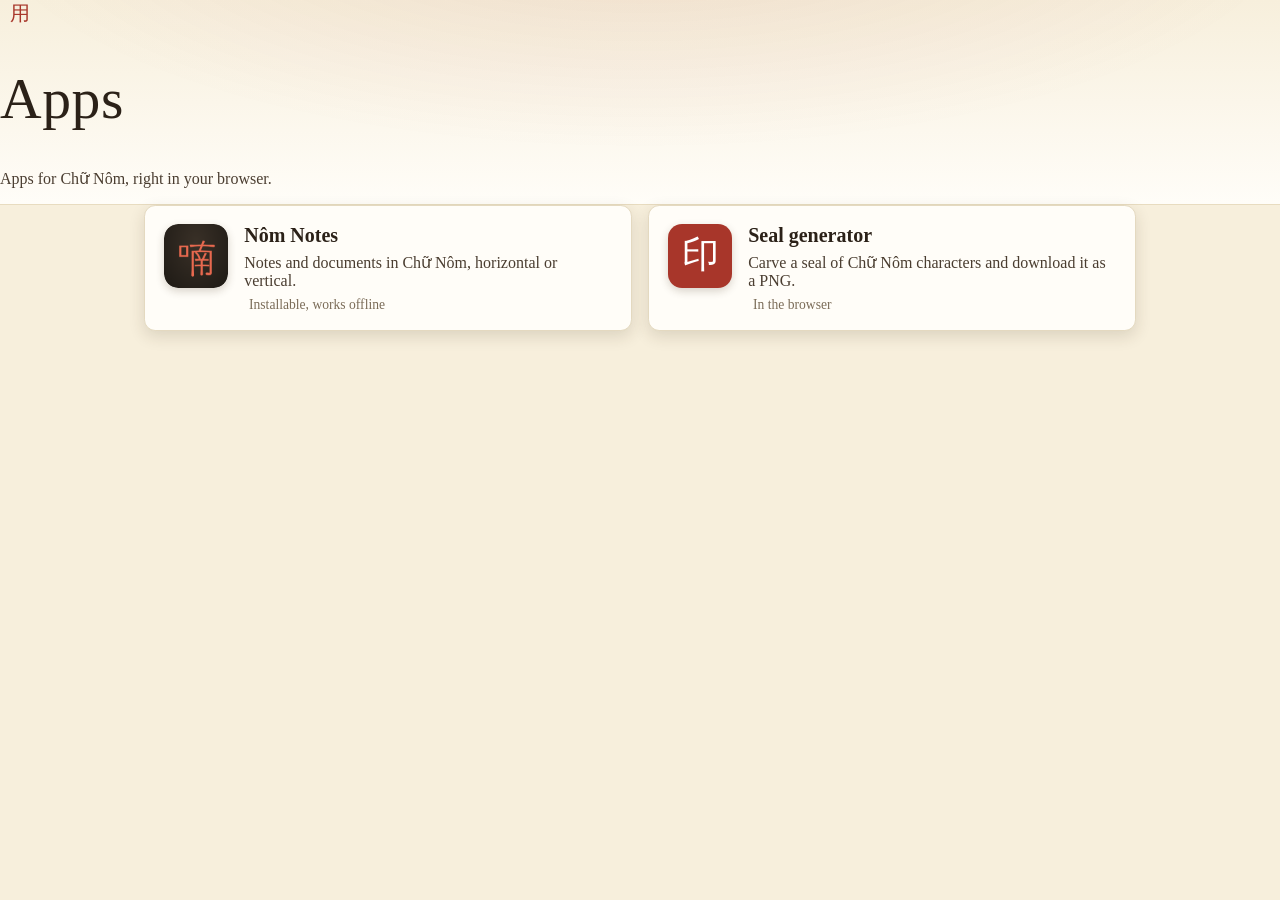
<file: docs/index.html>
<!DOCTYPE html>
<html lang="en">
<head>
  <meta charset="UTF-8">
  <meta name="viewport" content="width=device-width, initial-scale=1.0">
  <meta name="robots" content="noindex">
  <title>Apps | Chunom.org</title>
  <meta name="description" content="The apps of chunom.org: Nôm Notes and the seal generator.">
  <link rel="icon" href="notes/icons/icon-192.png">
  <link rel="stylesheet" href="https://qatt.org/vendor/bootstrap/css/bootstrap.min.css">
  <link rel="stylesheet" href="https://qatt.org/css/site.css">
  <link rel="stylesheet" href="https://qatt.org/vendor/bootstrap-icons/bootstrap-icons.min.css">
  <script src="https://qatt.org/js/navigation.js"></script>
  <!--
    The overview of the apps of chunom.org/apps/. Every app has a folder of its own:
      <app>/index.html is the app itself (a web tool with the look of the site, or a PWA with its manifest and service worker),
      <app>/about.html its page of information (linked without .html: <app>/about); a download: the link goes to the file itself
  -->
  <style>
    :root { --ink: #2b2118; --accent: #a8362a; --paper: #f7efdc; --line: #e4d9c0; --muted: #7b6c58; }
    body { margin: 0; background: var(--paper); color: var(--ink); }
    .hero {
      background:
        radial-gradient(60rem 22rem at 50% -6rem, rgba(168, 54, 42, .10), transparent 70%),
        linear-gradient(180deg, var(--paper) 0%, #fffdf8 100%);
      border-bottom: 1px solid #e8dcc0;
      color: var(--ink);
    }
    .hero h1 { font-family: Georgia, "Times New Roman", serif; font-weight: 400; font-size: clamp(2.2rem, 7vw, 3.6rem); letter-spacing: .01em; }
    .hero .han { color: var(--accent); font-size: 1.25rem; letter-spacing: .5em; padding-left: .5em; }
    .hero .lead { max-width: 38rem; color: #4a3d30; }
    main { max-width: 62rem; margin: 0 auto; padding: 0 1rem 3rem; }
    .apps { display: grid; grid-template-columns: repeat(auto-fit, minmax(17rem, 1fr)); gap: 1rem; margin: 0; padding: 0; list-style: none; }
    .app { position: relative; display: grid; grid-template-columns: 4rem 1fr; gap: .4rem 1rem; align-items: start; padding: 1.1rem 1.2rem;
      background: #fffdf8; border: 1px solid var(--line); border-radius: .7rem; box-shadow: 0 .35rem 1rem rgba(60, 40, 20, .14); }
    .app .icon { grid-row: span 3; width: 4rem; height: 4rem; border-radius: 22%; box-shadow: 0 .2rem .5rem rgba(60, 40, 20, .2); }
    .app .glyph { display: grid; place-items: center; background: var(--accent); color: #fff; font-family: var(--font-cjk), serif; font-size: 2.3rem; line-height: 1; }
    .app h2 { font-size: 1.25rem; margin: 0; }
    .app h2 a { color: inherit; text-decoration: none; }
    .app h2 a::after { content: ""; position: absolute; inset: 0; }   /* the whole card is the link */
    .app p { margin: 0; color: #4a3d30; }
    .app .kind { font-size: .85rem; color: var(--muted); }
    .app .kind i { margin-right: .3rem; }
    .app:hover { border-color: #d4c3a0; }
  </style>
</head>
<body>
<header class="hero pt-4 pt-sm-5 pb-4 mb-4">
  <div class="container text-center">
    <div class="han mb-2">用</div>
    <h1 class="mb-3">Apps</h1>
    <p class="lead mx-auto mb-0" data-vi="Các ứng dụng cho chữ Nôm, dùng ngay trong trình duyệt.">Apps for Chữ Nôm, right in your browser.</p>
  </div>
</header>
<main>
  <ul class="apps">
    <li class="app">
      <img class="icon" src="notes/icons/icon-192.png" width="64" height="64" alt="">
      <h2><a href="notes/about">Nôm Notes</a></h2>
      <p data-vi="Ghi chú và tài liệu bằng chữ Nôm, theo hàng ngang hoặc cột dọc.">Notes and documents in Chữ Nôm, horizontal or vertical.</p>
      <span class="kind"><i class="bi bi-download"></i><span data-vi="Cài được, chạy khi không có mạng">Installable, works offline</span></span>
    </li>
    <li class="app">
      <span class="icon glyph" aria-hidden="true">印</span>
      <h2><a href="seals/about" data-vi="Tạo con dấu">Seal generator</a></h2>
      <p data-vi="Khắc chữ Nôm thành con dấu và tải về dạng PNG.">Carve a seal of Chữ Nôm characters and download it as a PNG.</p>
      <span class="kind"><i class="bi bi-globe2"></i><span data-vi="Trong trình duyệt">In the browser</span></span>
    </li>
  </ul>
</main>
</body>
</html>
</file>
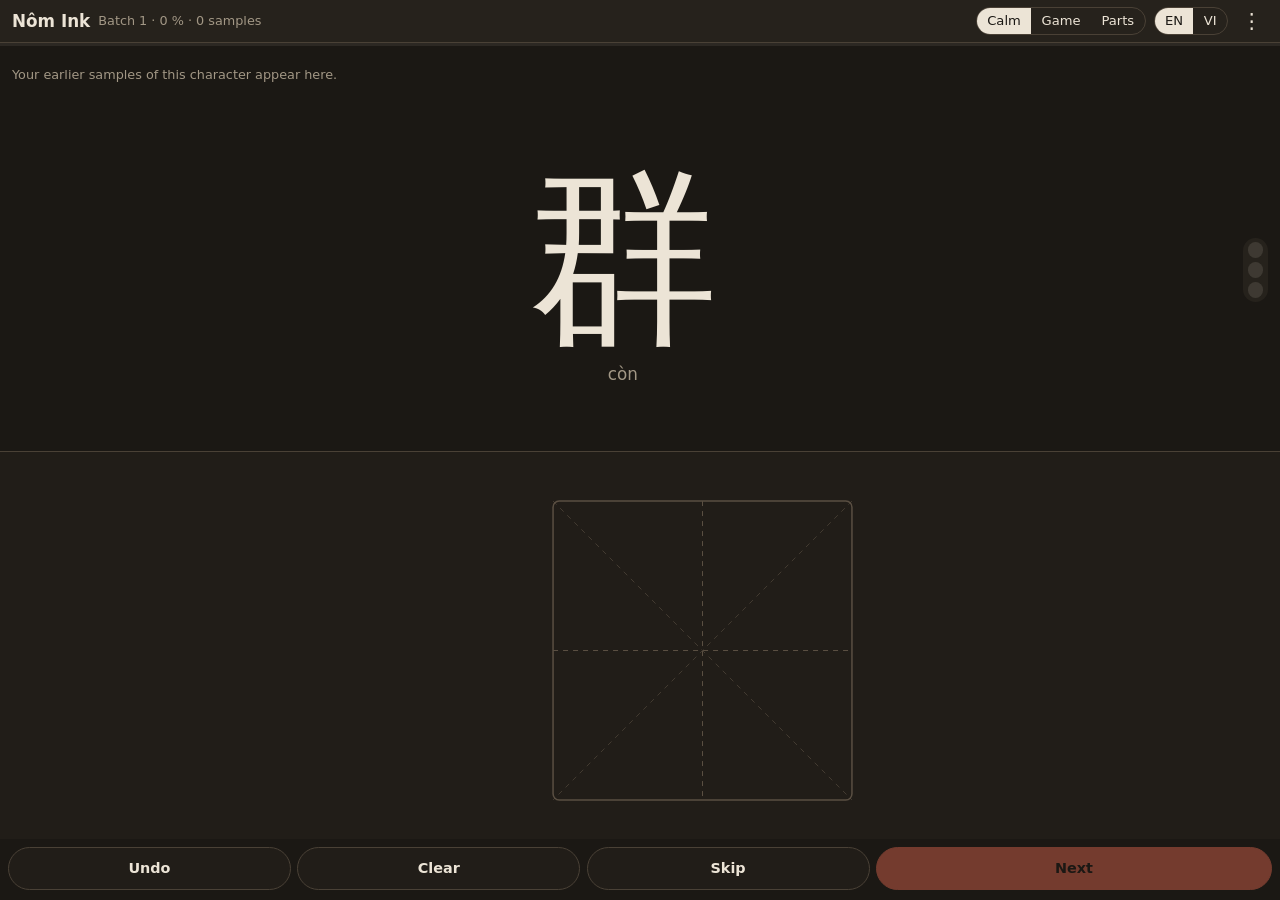
<file: docs/ink/index.html>
<!DOCTYPE html>
<html lang="en">
<head>
  <meta charset="utf-8">
  <title>Nôm Ink</title>
  <meta name="viewport" content="width=device-width, initial-scale=1, maximum-scale=1, user-scalable=no, viewport-fit=cover">
  <meta name="robots" content="noindex">
  <meta name="theme-color" content="#1b1814">
  <meta name="description" content="Write Chữ Nôm by hand: a collection of handwriting, kept on this device.">
  <link rel="manifest" href="manifest.webmanifest">
  <link rel="apple-touch-icon" href="icons/icon-192.png">
  <link rel="icon" href="icons/icon-192.png">
  <link rel="stylesheet" href="css/app.css">
  <script src="js/lang.js"></script>
  <script src="https://qatt.org/js/fonts.js"></script>
  <script src="js/shape.js"></script>
  <script src="js/db.js"></script>
  <script src="js/app.js" defer></script>
</head>
<body data-mode="calm">
  <header class="bar">
    <h1 class="title">Nôm Ink</h1>
    <span class="stats" id="stats"></span>
    <span class="seg" id="mode" role="group" aria-label="Mode" data-vi-aria-label="Chế độ">
      <button type="button" data-mode="calm"><span data-vi="Thong thả">Calm</span></button><button type="button" data-mode="game"><span data-vi="Trò chơi">Game</span></button><button type="button" data-mode="parts"><span data-vi="Bộ phận">Parts</span></button>
    </span>
    <span class="seg lang" id="lang" role="group" aria-label="Language" data-vi-aria-label="Ngôn ngữ"><button type="button" data-lang="en" lang="en">EN</button><button type="button" data-lang="vi" lang="vi">VI</button></span>
    <button type="button" class="icon" id="menu-btn" aria-label="Menu" data-vi-aria-label="Menu" aria-haspopup="true" aria-expanded="false">⋮</button>
    <div class="menu" id="menu" hidden>
      <button type="button" id="batch-btn">Batch…</button>
      <button type="button" id="export"><span data-vi="Xuất các mẫu (JSON)">Export the samples (JSON)</span></button>
      <button type="button" id="delete-chars">Delete the characters of batch…</button>
      <button type="button" id="delete-parts"><span data-vi="Xoá tất cả bộ phận và nét…">Delete all parts and strokes…</span></button>
      <a href="about"><span data-vi="Giới thiệu">About</span></a>
    </div>
  </header>
  <div class="goal" id="goal" role="progressbar" aria-label="Progress of the collection" data-vi-aria-label="Tiến độ bộ sưu tập"><i></i></div>

  <section class="prompt" id="prompt">
    <div class="thumbs" id="thumbs" aria-label="Your earlier samples" data-vi-aria-label="Các mẫu trước của bạn"></div>
    <div class="ask">
      <div class="glyph-well" id="well"><span class="glyph" id="glyph" lang="zh-Hant"></span></div>
      <div class="reading" id="reading"></div>
      <div class="game-line" id="game-line"></div>
    </div>
    <div class="light" id="light" aria-label="Traffic light" data-vi-aria-label="Đèn tín hiệu"><i class="red"></i><i class="yellow"></i><i class="green"></i></div>
    <div class="timer" id="timer"><i></i></div>
  </section>

  <section class="stage" id="stage">
    <div class="auto" id="auto" hidden><i></i></div>
    <div class="field" id="field"><svg viewBox="0 0 100 100" preserveAspectRatio="none" aria-hidden="true"><rect x="1" y="1" width="98" height="98" rx="2" class="edge"/><path d="M50 1V99M1 50H99" class="cross"/><path d="M1 1L99 99M99 1L1 99" class="diag"/></svg><div class="region" id="region" hidden></div></div>
    <canvas id="canvas"></canvas>
  </section>

  <footer class="tools">
    <button type="button" class="tool" id="undo"><span data-vi="Xoá nét">Undo</span></button>
    <button type="button" class="tool" id="clear"><span data-vi="Xoá hết">Clear</span></button>
    <button type="button" class="tool calm-only" id="skip"><span data-vi="Bỏ qua">Skip</span></button>
    <button type="button" class="tool main" id="next"><span data-vi="Tiếp">Next</span></button>
  </footer>

  <div class="toast" id="toast" hidden><span id="toast-text"></span><button type="button" id="toast-undo"><span data-vi="Hoàn tác">Undo</span></button></div>

  <div class="overlay" id="overlay" hidden>
    <div class="card" id="card"></div>
  </div>
</body>
</html>
</file>
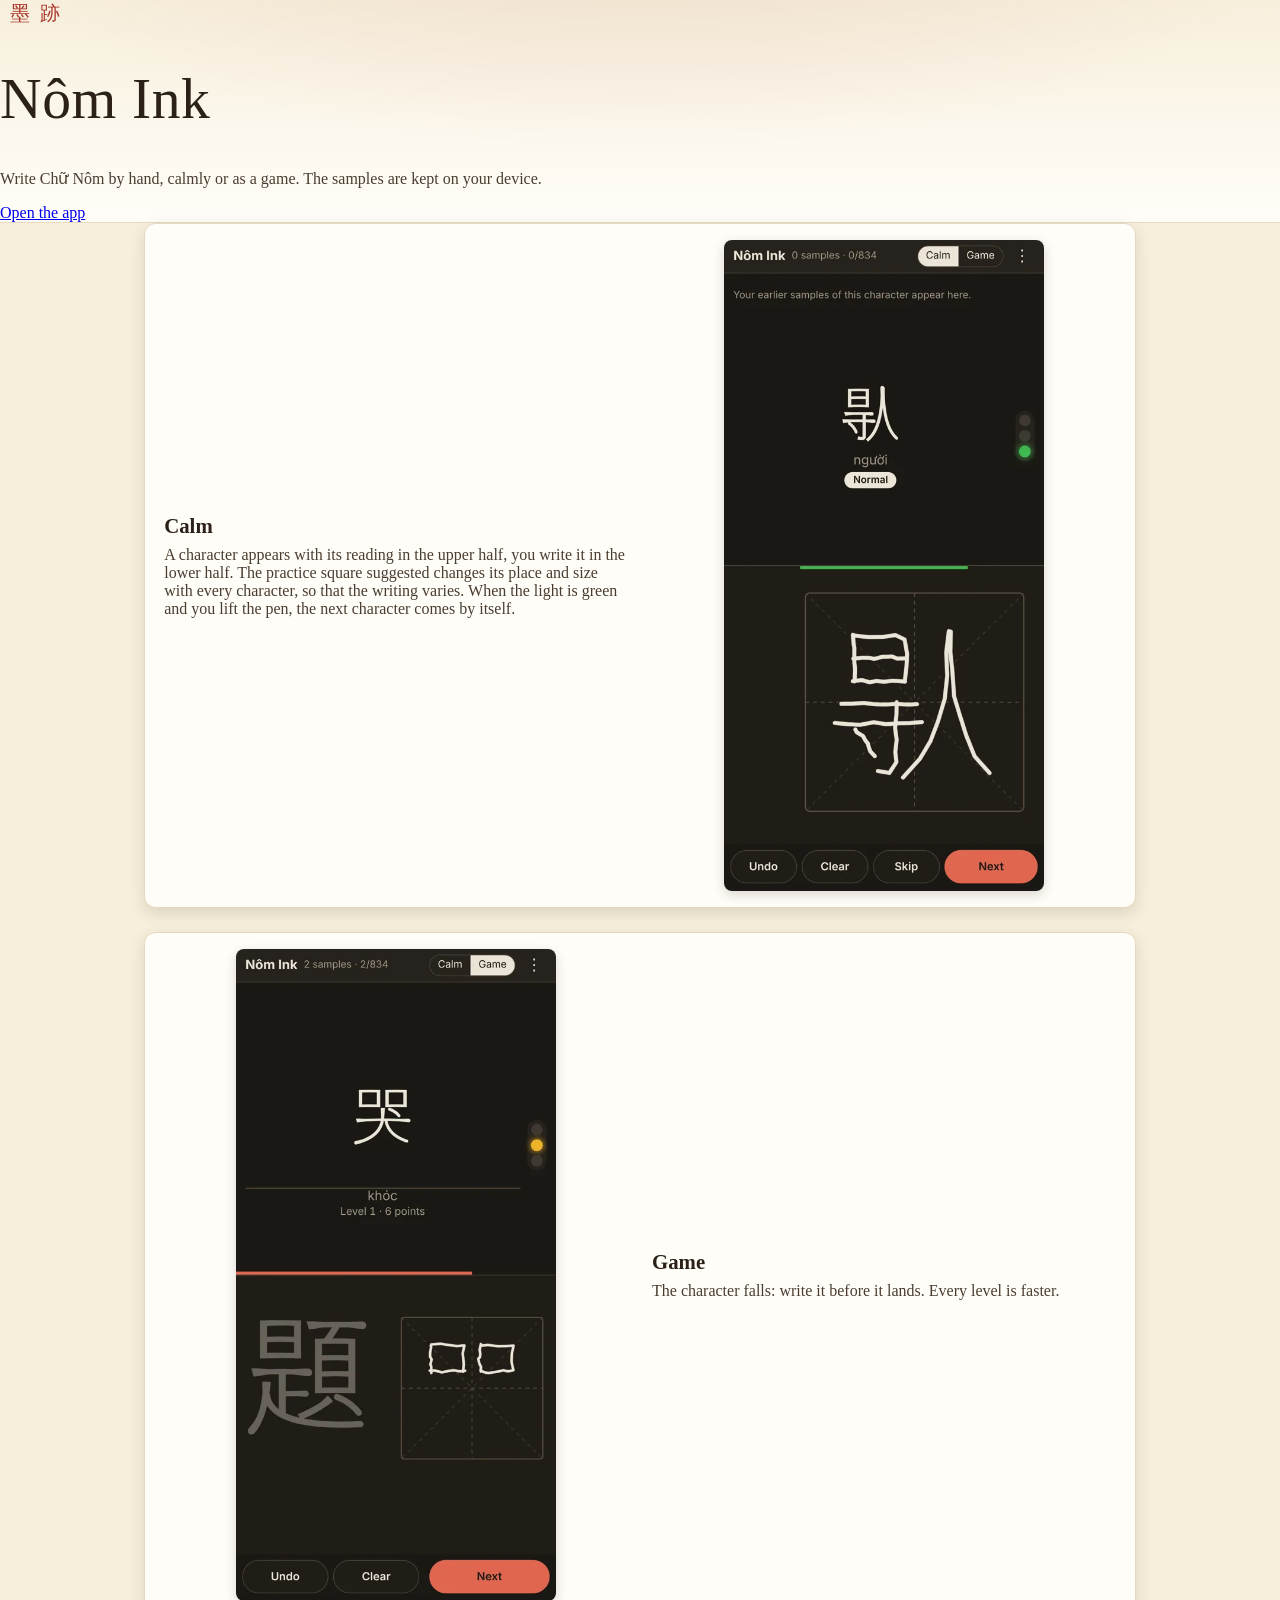
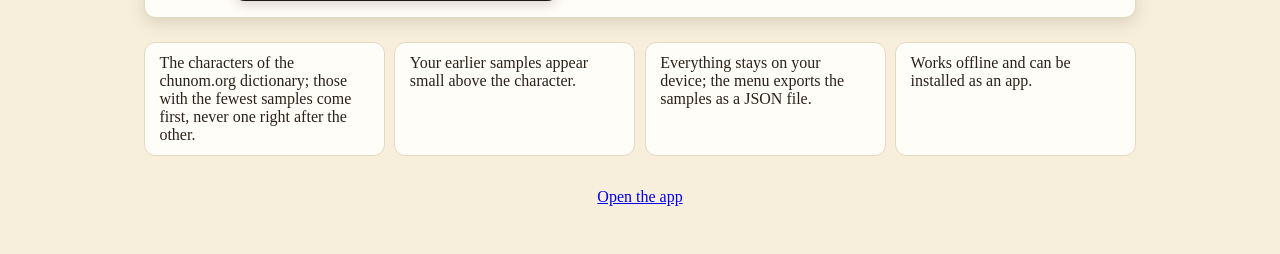
<file: docs/ink/about.html>
<!DOCTYPE html>
<html lang="en">
<head>
  <meta charset="UTF-8">
  <meta name="viewport" content="width=device-width, initial-scale=1.0">
  <meta name="robots" content="noindex">
  <title>Nôm Ink | Chunom.org</title>
  <meta name="description" content="Write Chữ Nôm by hand, calmly or as a game: a collection of handwriting, kept on your device.">
  <link rel="stylesheet" href="https://qatt.org/vendor/bootstrap/css/bootstrap.min.css">
  <link rel="stylesheet" href="https://qatt.org/css/site.css">
  <link rel="stylesheet" href="https://qatt.org/vendor/bootstrap-icons/bootstrap-icons.min.css">
  <script src="https://qatt.org/js/navigation.js"></script>
  <style>
    :root { --ink: #2b2118; --accent: #a8362a; --paper: #f7efdc; --line: #e4d9c0; --muted: #7b6c58; }
    body { margin: 0; background: var(--paper); color: var(--ink); }
    .hero {
      background:
        radial-gradient(60rem 22rem at 50% -6rem, rgba(168, 54, 42, .10), transparent 70%),
        linear-gradient(180deg, var(--paper) 0%, #fffdf8 100%);
      border-bottom: 1px solid #e8dcc0;
      color: var(--ink);
    }
    .hero h1 { font-family: Georgia, "Times New Roman", serif; font-weight: 400; font-size: clamp(2.2rem, 7vw, 3.6rem); letter-spacing: .01em; }
    .hero .han { color: var(--accent); font-size: 1.25rem; letter-spacing: .5em; padding-left: .5em; }
    .hero .lead { max-width: 38rem; color: #4a3d30; }
    main { max-width: 62rem; margin: 0 auto; padding: 0 1rem 3rem; }
    .feature { display: grid; grid-template-columns: 1fr; gap: 1rem; align-items: center; margin: 0 0 1.5rem; padding: 1rem 1.2rem; background: #fffdf8; border: 1px solid var(--line); border-radius: .7rem; box-shadow: 0 .35rem 1rem rgba(60, 40, 20, .14); }
    .feature h2 { font-size: 1.3rem; margin: 0 0 .5rem; }
    .feature p { margin: 0; color: #4a3d30; }
    .feature img { display: block; width: 100%; max-width: 20rem; margin: 0 auto; height: auto; border-radius: 8px; box-shadow: 0 .25rem .7rem rgba(60, 40, 20, .18); }
    @media (min-width: 768px) {
      .feature { grid-template-columns: 1fr 1fr; gap: 1.5rem; }
      .feature.flip img { order: -1; }
    }
    .more { margin: 0 0 1.5rem; padding: 0; list-style: none; display: grid; grid-template-columns: repeat(auto-fit, minmax(15rem, 1fr)); gap: .6rem; }
    .more li { padding: .7rem .9rem; background: #fffdf8; border: 1px solid var(--line); border-radius: .7rem; }
    .cta { text-align: center; margin-top: 2rem; }
  </style>
</head>
<body>
<header class="hero pt-4 pt-sm-5 pb-4 mb-4">
  <div class="container text-center">
    <div class="han mb-2">墨跡</div>
    <h1 class="mb-3">Nôm Ink</h1>
    <p class="lead mx-auto mb-4" data-vi="Viết chữ Nôm bằng tay, thong thả hoặc như một trò chơi. Các mẫu được lưu trên thiết bị của bạn.">Write Chữ Nôm by hand, calmly or as a game. The samples are kept on your device.</p>
    <a class="btn btn-cinnabar btn-pill btn-lg" href="./" data-stat="app_start:ink"><i class="bi bi-box-arrow-up-right"></i> <span data-vi="Mở ứng dụng">Open the app</span></a>
  </div>
</header>
<main>
  <section class="feature">
    <div>
      <h2 data-vi="Thong thả">Calm</h2>
      <p data-vi="Một chữ hiện lên với cách đọc ở nửa trên, bạn viết nó ở nửa dưới. Ô tập viết gợi ý đổi chỗ và kích thước với mỗi chữ, để nét viết đa dạng. Khi đèn xanh và bạn nhấc bút, chữ tiếp theo tự đến.">A character appears with its reading in the upper half, you write it in the lower half. The practice square suggested changes its place and size with every character, so that the writing varies. When the light is green and you lift the pen, the next character comes by itself.</p>
    </div>
    <img src="../img/ink-calm.webp" width="540" height="1099" alt="Nôm Ink: the character 𠊛 above, written by hand in the field below, the light green" loading="lazy">
  </section>
  <section class="feature flip">
    <div>
      <h2 data-vi="Trò chơi">Game</h2>
      <p data-vi="Chữ rơi xuống: hãy viết xong trước khi nó chạm đáy. Mỗi cấp nhanh hơn.">The character falls: write it before it lands. Every level is faster.</p>
    </div>
    <img src="../img/ink-game.webp" width="540" height="1099" alt="Nôm Ink in the game: a falling character, the time bar and the score" loading="lazy">
  </section>
  <ul class="more">
    <li data-vi="Các chữ của từ điển chunom.org; chữ có ít mẫu nhất đến trước, không bao giờ liên tiếp.">The characters of the chunom.org dictionary; those with the fewest samples come first, never one right after the other.</li>
    <li data-vi="Các mẫu trước của bạn hiện nhỏ phía trên chữ.">Your earlier samples appear small above the character.</li>
    <li data-vi="Mọi thứ ở lại trên thiết bị; menu xuất các mẫu thành một tệp JSON.">Everything stays on your device; the menu exports the samples as a JSON file.</li>
    <li data-vi="Dùng được không cần mạng, cài như một ứng dụng.">Works offline and can be installed as an app.</li>
  </ul>
  <div class="cta">
    <a class="btn btn-cinnabar btn-pill btn-lg" href="./" data-stat="app_start:ink"><i class="bi bi-box-arrow-up-right"></i> <span data-vi="Mở ứng dụng">Open the app</span></a>
  </div>
</main>
</body>
</html>
</file>
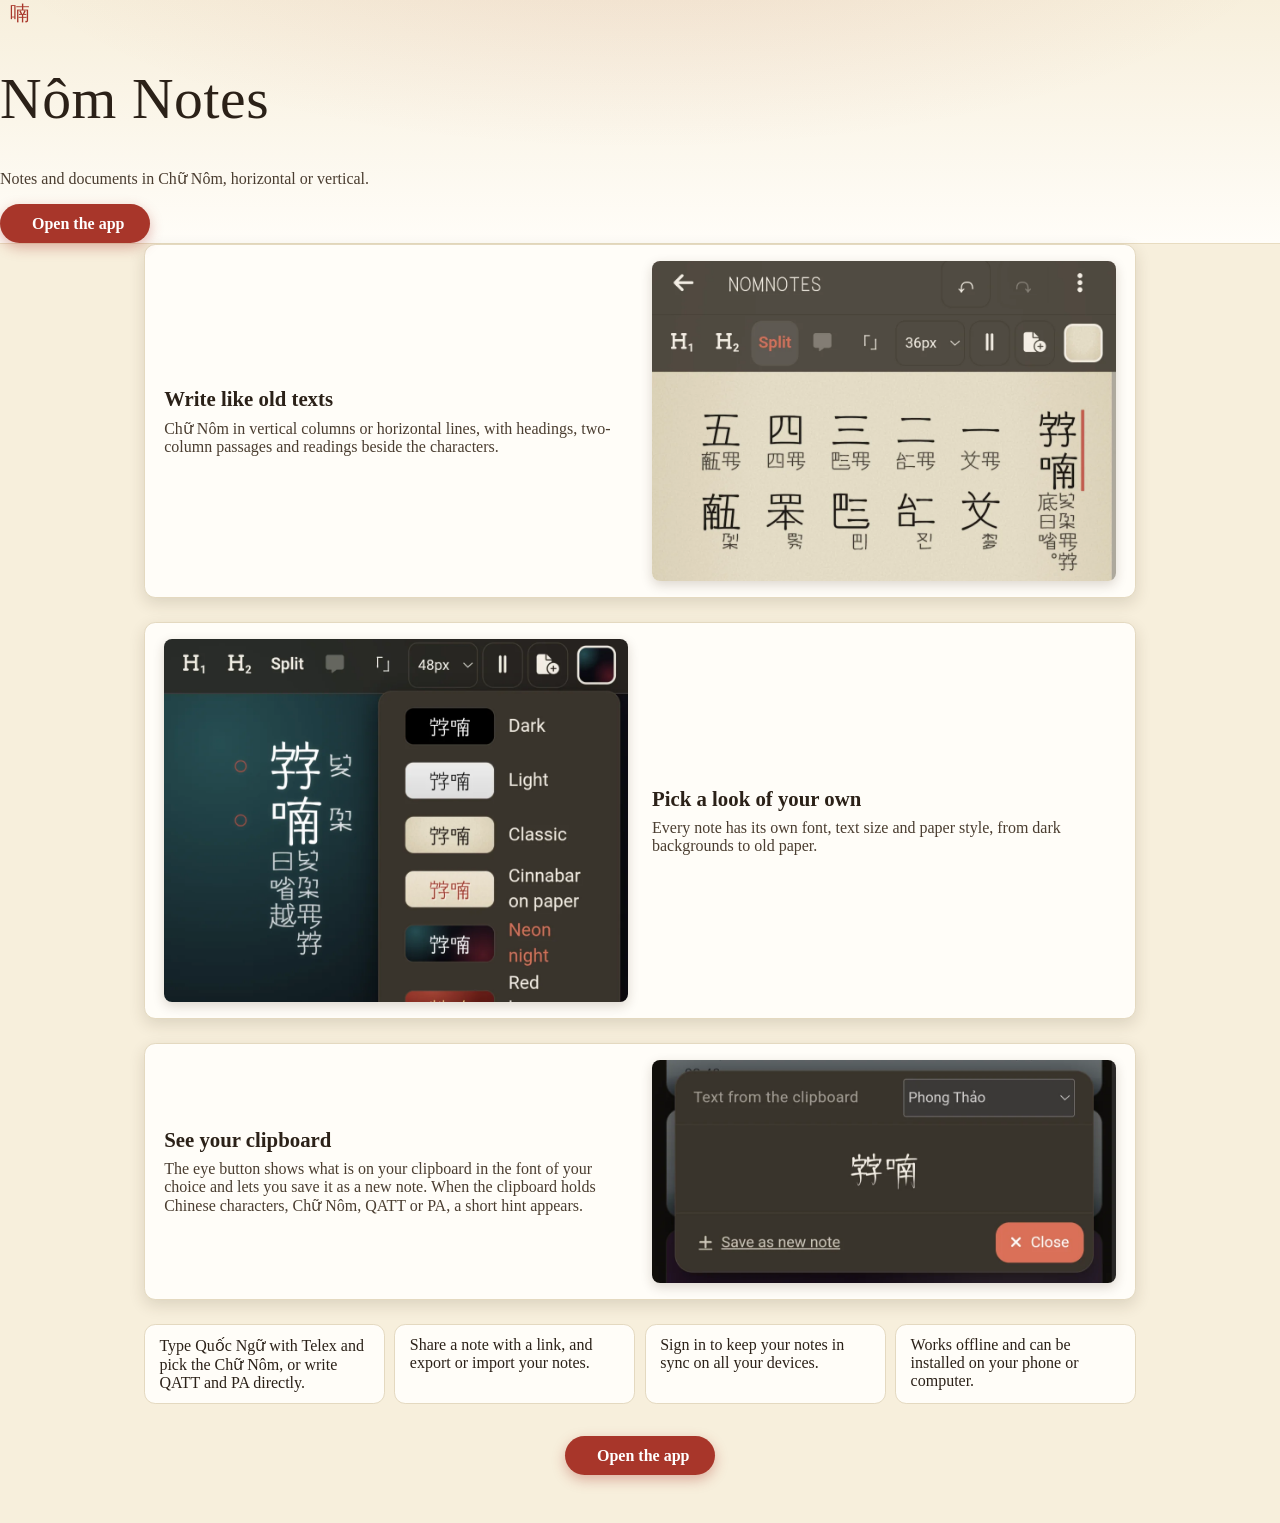
<file: docs/notes/about.html>
<!DOCTYPE html>
<html lang="en">
<head>
  <meta charset="UTF-8">
  <meta name="viewport" content="width=device-width, initial-scale=1.0">
  <meta name="robots" content="noindex">
  <title>Nôm Notes</title>
  <meta name="description" content="Notes and documents in Chữ Nôm, horizontal or vertical, with readings, fonts and paper styles.">
  <link rel="icon" href="icons/icon-192.png">
  <link rel="stylesheet" href="https://qatt.org/vendor/bootstrap/css/bootstrap.min.css">
  <link rel="stylesheet" href="https://qatt.org/css/site.css">
  <link rel="stylesheet" href="https://qatt.org/vendor/bootstrap-icons/bootstrap-icons.min.css">
  <script src="https://qatt.org/js/navigation.js"></script>
  <style>
    :root { --ink: #2b2118; --accent: #a8362a; --paper: #f7efdc; --line: #e4d9c0; --muted: #7b6c58; }
    body { margin: 0; background: var(--paper); color: var(--ink); }
    .hero {
      background:
        radial-gradient(60rem 22rem at 50% -6rem, rgba(168, 54, 42, .10), transparent 70%),
        linear-gradient(180deg, var(--paper) 0%, #fffdf8 100%);
      border-bottom: 1px solid #e8dcc0;
      color: var(--ink);
    }
    .hero h1 { font-family: Georgia, "Times New Roman", serif; font-weight: 400; font-size: clamp(2.2rem, 7vw, 3.6rem); letter-spacing: .01em; }
    .hero .han { color: var(--accent); font-size: 1.25rem; letter-spacing: .5em; padding-left: .5em; }
    .hero .lead { max-width: 38rem; color: #4a3d30; }
    main { max-width: 62rem; margin: 0 auto; padding: 0 1rem 3rem; }
    .feature { display: grid; grid-template-columns: 1fr; gap: 1rem; align-items: center; margin: 0 0 1.5rem; padding: 1rem 1.2rem; background: #fffdf8; border: 1px solid var(--line); border-radius: .7rem; box-shadow: 0 .35rem 1rem rgba(60, 40, 20, .14); }
    .feature h2 { font-size: 1.3rem; margin: 0 0 .5rem; }
    .feature p { margin: 0; color: #4a3d30; }
    .feature img { display: block; width: 100%; height: auto; border-radius: 8px; box-shadow: 0 .25rem .7rem rgba(60, 40, 20, .18); }
    @media (min-width: 768px) {
      .feature { grid-template-columns: 1fr 1fr; gap: 1.5rem; }
      .feature.flip img { order: -1; }
    }
    .more { margin: 0 0 1.5rem; padding: 0; list-style: none; display: grid; grid-template-columns: repeat(auto-fit, minmax(15rem, 1fr)); gap: .6rem; }
    .more li { padding: .7rem .9rem; background: #fffdf8; border: 1px solid var(--line); border-radius: .7rem; }
    .cta { text-align: center; margin-top: 2rem; }
    .open-app { display: inline-flex; align-items: center; gap: .4rem; padding: .65rem 1.6rem; border-radius: 999px; background: var(--accent); color: #fff; font-weight: 600; text-decoration: none; box-shadow: 0 .3rem .8rem rgba(168, 54, 42, .35); }
    .open-app:hover { background: #8f2d22; color: #fff; }
  </style>
</head>
<body>
<header class="hero pt-4 pt-sm-5 pb-4 mb-4">
  <div class="container text-center">
    <div class="han mb-2">喃</div>
    <h1 class="mb-3">Nôm Notes</h1>
    <p class="lead mx-auto mb-4" data-vi="Ghi chú và tài liệu bằng chữ Nôm, theo hàng ngang hoặc cột dọc.">Notes and documents in Chữ Nôm, horizontal or vertical.</p>
    <a class="open-app" href="./" data-stat="app_start:nom-notes"><i class="bi bi-box-arrow-up-right"></i> <span data-vi="Mở ứng dụng">Open the app</span></a>
  </div>
</header>
<main>
  <section class="feature">
    <div>
      <h2 data-vi="Viết như các văn bản xưa">Write like old texts</h2>
      <p data-vi="Chữ Nôm theo cột dọc hoặc hàng ngang, với tiêu đề, đoạn hai cột và phần đọc đặt bên cạnh chữ.">Chữ Nôm in vertical columns or horizontal lines, with headings, two-column passages and readings beside the characters.</p>
    </div>
    <img src="../img/nom-notes-editor.webp" width="1080" height="746" alt="Chữ Nôm in vertical columns with readings beside the characters" loading="lazy">
  </section>
  <section class="feature flip">
    <div>
      <h2 data-vi="Chọn phong cách của riêng bạn">Pick a look of your own</h2>
      <p data-vi="Mỗi ghi chú có phông chữ, cỡ chữ và kiểu giấy riêng, từ nền tối đến giấy cổ.">Every note has its own font, text size and paper style, from dark backgrounds to old paper.</p>
    </div>
    <img src="../img/nom-notes-styles.webp" width="1080" height="844" alt="The palette of paper styles" loading="lazy">
  </section>
  <section class="feature">
    <div>
      <h2 data-vi="Xem bộ nhớ tạm">See your clipboard</h2>
      <p data-vi="Nút hình con mắt hiển thị nội dung bộ nhớ tạm bằng phông chữ bạn chọn và cho phép lưu thành ghi chú mới. Khi bộ nhớ tạm có chữ Hán, chữ Nôm, QATT hoặc PA, một gợi ý ngắn sẽ hiện ra.">The eye button shows what is on your clipboard in the font of your choice and lets you save it as a new note. When the clipboard holds Chinese characters, Chữ Nôm, QATT or PA, a short hint appears.</p>
    </div>
    <img src="../img/nom-notes-clipboard.webp" width="1080" height="520" alt="The clipboard viewer with a font menu" loading="lazy">
  </section>
  <ul class="more">
    <li data-vi="Gõ Quốc Ngữ bằng Telex và chọn chữ Nôm, hoặc viết thẳng bằng QATT và PA.">Type Quốc Ngữ with Telex and pick the Chữ Nôm, or write QATT and PA directly.</li>
    <li data-vi="Chia sẻ ghi chú bằng liên kết, xuất và nhập ghi chú.">Share a note with a link, and export or import your notes.</li>
    <li data-vi="Đăng nhập để đồng bộ trên mọi thiết bị.">Sign in to keep your notes in sync on all your devices.</li>
    <li data-vi="Chạy được khi không có mạng và cài được lên điện thoại hoặc máy tính.">Works offline and can be installed on your phone or computer.</li>
  </ul>
  <div class="cta">
    <a class="open-app" href="./" data-stat="app_start:nom-notes"><i class="bi bi-box-arrow-up-right"></i> <span data-vi="Mở ứng dụng">Open the app</span></a>
  </div>
</main>
</body>
</html>
</file>
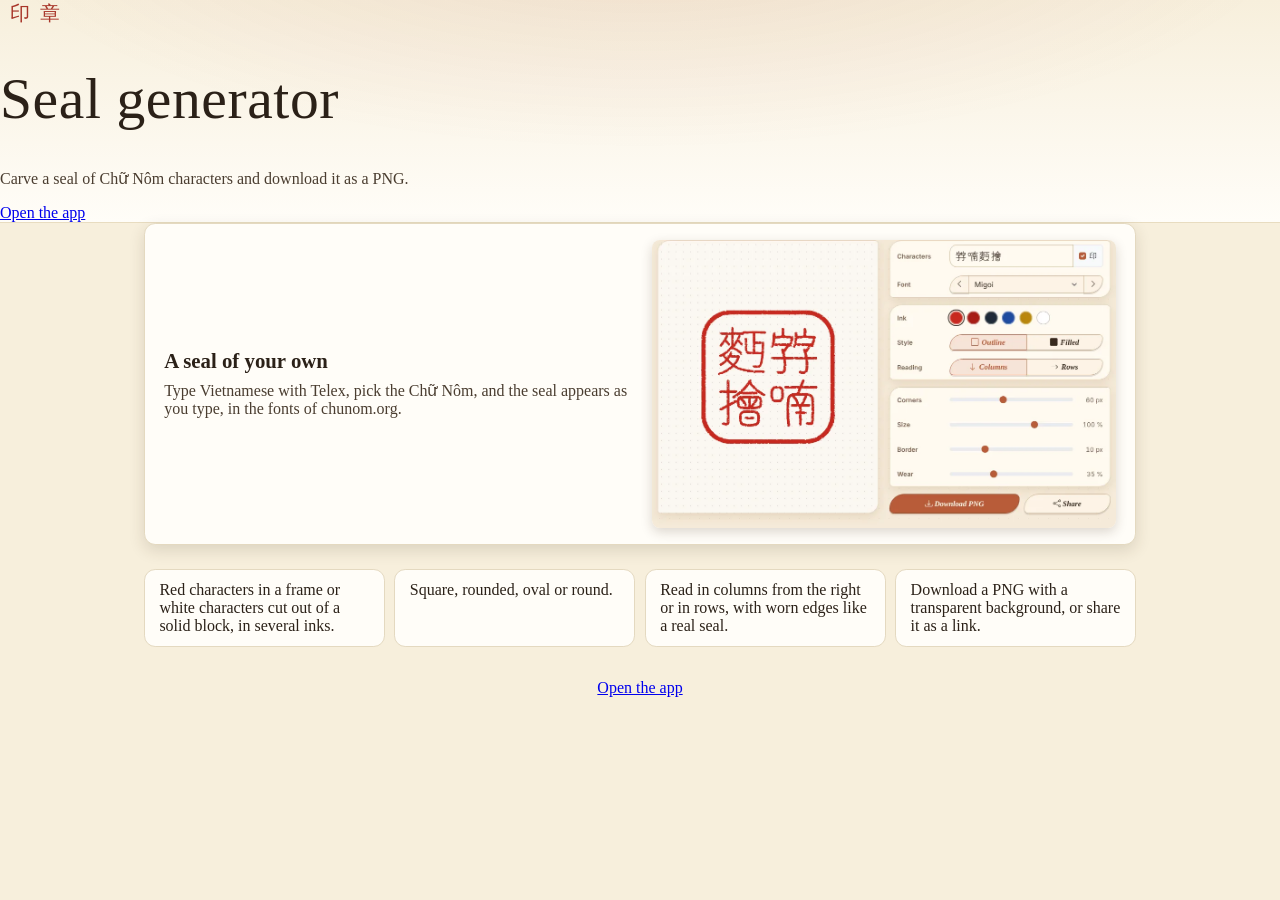
<file: docs/seals/about.html>
<!DOCTYPE html>
<html lang="en">
<head>
  <meta charset="UTF-8">
  <meta name="viewport" content="width=device-width, initial-scale=1.0">
  <meta name="robots" content="noindex">
  <title>Seal generator | Chunom.org</title>
  <meta name="description" content="Make a seal (印章) of Chữ Nôm characters in the fonts of chunom.org and download it as a PNG.">
  <link rel="stylesheet" href="https://qatt.org/vendor/bootstrap/css/bootstrap.min.css">
  <link rel="stylesheet" href="https://qatt.org/css/site.css">
  <link rel="stylesheet" href="https://qatt.org/vendor/bootstrap-icons/bootstrap-icons.min.css">
  <script src="https://qatt.org/js/navigation.js"></script>
  <style>
    :root { --ink: #2b2118; --accent: #a8362a; --paper: #f7efdc; --line: #e4d9c0; --muted: #7b6c58; }
    body { margin: 0; background: var(--paper); color: var(--ink); }
    .hero {
      background:
        radial-gradient(60rem 22rem at 50% -6rem, rgba(168, 54, 42, .10), transparent 70%),
        linear-gradient(180deg, var(--paper) 0%, #fffdf8 100%);
      border-bottom: 1px solid #e8dcc0;
      color: var(--ink);
    }
    .hero h1 { font-family: Georgia, "Times New Roman", serif; font-weight: 400; font-size: clamp(2.2rem, 7vw, 3.6rem); letter-spacing: .01em; }
    .hero .han { color: var(--accent); font-size: 1.25rem; letter-spacing: .5em; padding-left: .5em; }
    .hero .lead { max-width: 38rem; color: #4a3d30; }
    main { max-width: 62rem; margin: 0 auto; padding: 0 1rem 3rem; }
    .feature { display: grid; grid-template-columns: 1fr; gap: 1rem; align-items: center; margin: 0 0 1.5rem; padding: 1rem 1.2rem; background: #fffdf8; border: 1px solid var(--line); border-radius: .7rem; box-shadow: 0 .35rem 1rem rgba(60, 40, 20, .14); }
    .feature h2 { font-size: 1.3rem; margin: 0 0 .5rem; }
    .feature p { margin: 0; color: #4a3d30; }
    .feature img { display: block; width: 100%; height: auto; border-radius: 8px; box-shadow: 0 .25rem .7rem rgba(60, 40, 20, .18); }
    @media (min-width: 768px) {
      .feature { grid-template-columns: 1fr 1fr; gap: 1.5rem; }
      .feature.flip img { order: -1; }
    }
    .more { margin: 0 0 1.5rem; padding: 0; list-style: none; display: grid; grid-template-columns: repeat(auto-fit, minmax(15rem, 1fr)); gap: .6rem; }
    .more li { padding: .7rem .9rem; background: #fffdf8; border: 1px solid var(--line); border-radius: .7rem; }
    .cta { text-align: center; margin-top: 2rem; }
  </style>
</head>
<body>
<header class="hero pt-4 pt-sm-5 pb-4 mb-4">
  <div class="container text-center">
    <div class="han mb-2">印章</div>
    <h1 class="mb-3" data-vi="Tạo con dấu">Seal generator</h1>
    <p class="lead mx-auto mb-4" data-vi="Khắc chữ Nôm thành con dấu và tải về dạng PNG.">Carve a seal of Chữ Nôm characters and download it as a PNG.</p>
    <a class="btn btn-cinnabar btn-pill btn-lg" href="./" data-stat="app_start:seals"><i class="bi bi-box-arrow-up-right"></i> <span data-vi="Mở ứng dụng">Open the app</span></a>
  </div>
</header>
<main>
  <section class="feature">
    <div>
      <h2 data-vi="Con dấu của riêng bạn">A seal of your own</h2>
      <p data-vi="Gõ tiếng Việt bằng Telex, chọn chữ Nôm, và con dấu hiện ra ngay khi bạn gõ, trong các phông chữ của chunom.org.">Type Vietnamese with Telex, pick the Chữ Nôm, and the seal appears as you type, in the fonts of chunom.org.</p>
    </div>
    <img src="../img/seal-generator.webp" width="1024" height="635" alt="The seal generator: a red seal of four characters next to its settings" loading="lazy">
  </section>
  <ul class="more">
    <li data-vi="Chữ đỏ trong khung hoặc chữ trắng trên nền đặc, với nhiều màu mực.">Red characters in a frame or white characters cut out of a solid block, in several inks.</li>
    <li data-vi="Góc vuông, bo tròn, hình bầu dục hoặc hình tròn.">Square, rounded, oval or round.</li>
    <li data-vi="Đọc theo cột từ phải hoặc theo hàng, với mép sờn như con dấu thật.">Read in columns from the right or in rows, with worn edges like a real seal.</li>
    <li data-vi="Tải về PNG nền trong suốt, hoặc chia sẻ bằng liên kết.">Download a PNG with a transparent background, or share it as a link.</li>
  </ul>
  <div class="cta">
    <a class="btn btn-cinnabar btn-pill btn-lg" href="./" data-stat="app_start:seals"><i class="bi bi-box-arrow-up-right"></i> <span data-vi="Mở ứng dụng">Open the app</span></a>
  </div>
</main>
</body>
</html>
</file>
<file: docs/ink/css/app.css>
/* Nôm Ink: one screen, the question above, the field below (its place and size change with every character) */
/* always dark: calm for the eyes, the strokes stand out */
:root {
  --paper: #1b1814; --panel: #26221c; --ink: #ece4d6; --muted: #a29785; --line: #4a4136; --field: #211d18; --grid: #5a4f42; --accent: #e0674f; --accent-ink: #1b1814;
  --red: #e5484d; --yellow: #f0b429; --green: #3fb950; --off: color-mix(in srgb, var(--ink) 12%, transparent);
  color-scheme: dark;
}
* { box-sizing: border-box }
html, body { height: 100%; margin: 0 }
body {
  display: flex; flex-direction: column; height: 100dvh; overflow: hidden; overscroll-behavior: none;
  background: var(--paper); color: var(--ink); font: 15px/1.35 system-ui, -apple-system, "Segoe UI", sans-serif;
  -webkit-user-select: none; user-select: none; -webkit-touch-callout: none; -webkit-tap-highlight-color: transparent;
  padding: env(safe-area-inset-top) env(safe-area-inset-right) env(safe-area-inset-bottom) env(safe-area-inset-left);
}
button { font: inherit; color: inherit; cursor: pointer; touch-action: manipulation }

/* the bar */
.bar { position: relative; display: flex; align-items: center; gap: .5rem; padding: .45rem .75rem; background: var(--panel); border-bottom: 1px solid var(--line) }
.title { margin: 0; font-size: 1.05rem; font-weight: 700; white-space: nowrap }
.stats { flex: 1; min-width: 0; color: var(--muted); font-size: .8rem; white-space: nowrap; overflow: hidden; text-overflow: ellipsis }
.seg { display: inline-flex; border: 1px solid var(--line); border-radius: 2rem; overflow: hidden }
.seg button { border: 0; background: none; padding: .25rem .65rem; font-size: .82rem; white-space: nowrap }
.seg button.on { background: var(--ink); color: var(--paper) }
.icon { border: 0; background: none; font-size: 1.3rem; line-height: 1; padding: .1rem .35rem }
.menu { position: absolute; right: .5rem; top: calc(100% + .25rem); z-index: 20; display: flex; flex-direction: column; min-width: 14rem; padding: .3rem;
  background: var(--field); border: 1px solid var(--line); border-radius: .7rem; box-shadow: 0 .6rem 1.6rem rgba(0, 0, 0, .2) }
.menu[hidden] { display: none }
.menu button, .menu a { text-align: left; border: 0; background: none; padding: .55rem .7rem; border-radius: .45rem; color: inherit; text-decoration: none }
.menu button:hover, .menu a:hover { background: var(--panel) }
@media (max-width: 420px) { .lang { display: none } }

/* the question */
/* the screen in two halves: the question above, the writing below */
.prompt { position: relative; flex: 1 1 0; min-height: 0; display: grid; grid-template-columns: 1fr auto; grid-template-rows: auto 1fr; gap: .2rem .6rem; padding: .5rem .75rem .6rem }
.thumbs { grid-column: 1 / -1; display: flex; gap: .3rem; height: 2.6rem; overflow-x: auto; scrollbar-width: none }
.thumbs canvas { flex: none; width: 2.6rem; height: 2.6rem; background: var(--field); border: 1px solid var(--line); border-radius: .35rem }
.thumbs .none { color: var(--muted); font-size: .8rem; align-self: center }
.ask { grid-column: 1; grid-row: 2; display: flex; flex-direction: column; align-items: center; justify-content: center; min-width: 0 }
.glyph-well { position: relative; width: 100%; display: flex; justify-content: center }
/* the character asked for: as big as the upper half allows */
.glyph { font-family: "Pen", serif; font-size: clamp(5rem, min(24dvh, 42vw), 12rem); line-height: 1.1; color: var(--ink) }
.reading { font-size: 1.05rem; color: var(--muted); margin-top: -.15rem }
.game-line { font-size: .85rem; color: var(--muted); font-variant-numeric: tabular-nums }
.game-line:empty { display: none }
.light { grid-column: 2; grid-row: 2; justify-self: end; display: flex; flex-direction: column; justify-content: center; gap: .3rem; padding: .3rem; border-radius: 2rem; background: var(--panel); align-self: center }
.light i { display: block; width: .95rem; height: .95rem; border-radius: 50%; background: var(--off); transition: background .15s, box-shadow .15s }
.light[data-on="red"] .red { background: var(--red); box-shadow: 0 0 .5rem var(--red) }
.light[data-on="yellow"] .yellow { background: var(--yellow); box-shadow: 0 0 .5rem var(--yellow) }
.light[data-on="green"] .green { background: var(--green); box-shadow: 0 0 .6rem var(--green) }
.timer { position: absolute; left: 0; right: 0; bottom: 0; height: .25rem; background: transparent }
.timer i { display: block; height: 100%; width: 0; background: var(--accent) }

/* the game: the character falls in its well; the faster, the more red */
body[data-mode="game"] .glyph-well { height: min(26dvh, 14rem); overflow: hidden; border-bottom: 2px solid var(--line) }
body[data-mode="game"] .glyph { font-size: clamp(4rem, min(12dvh, 26vw), 7rem) }
body[data-mode="game"] .glyph { position: absolute; top: 0; left: 50%; transform: translate(-50%, var(--fall, 0px)); will-change: transform }
body[data-mode="game"] .calm-only, body[data-mode="game"] .thumbs { visibility: hidden }
body[data-mode="calm"] .timer, body[data-mode="parts"] .timer { display: none }

/* the parts: the character drawn from its strokes, the part asked for bright, the rest dim; in the square a box where the part is written */
.glyph svg { display: block; width: 1em; height: 1em; margin: .05em 0 }
.glyph .rest { fill: none; stroke: var(--line); stroke-width: 9; stroke-linecap: round; stroke-linejoin: round }
.glyph .part { fill: none; stroke: var(--accent); stroke-width: 10; stroke-linecap: round; stroke-linejoin: round }
.reading .han { font-family: "Pen", serif; color: var(--ink); font-size: 1.2em }
.region { position: absolute; border: 1.5px solid color-mix(in srgb, var(--accent) 70%, transparent); border-radius: .3rem; background: color-mix(in srgb, var(--accent) 7%, transparent) }
.region[hidden] { display: none }

/* the stage: the field somewhere in it */
.stage { position: relative; flex: 1 1 0; min-height: 0; background: var(--field); border-top: 1px solid var(--line) }
/* the square suggested, as a sheet for practising characters: the square, its cross and its diagonals */
.field { position: absolute; pointer-events: none; color: var(--grid) }
.field svg { display: block; width: 100%; height: 100%; overflow: visible }
.field .edge { fill: none; stroke: currentColor; stroke-width: 1.5; vector-effect: non-scaling-stroke }
.field .cross, .field .diag { fill: none; stroke: currentColor; stroke-width: 1; stroke-dasharray: 5 5; vector-effect: non-scaling-stroke }
.field .diag { opacity: .6 }
/* the time left until the next character, from lifting the pen */
.auto { position: absolute; left: 0; right: 0; top: 0; height: .3rem; z-index: 3; pointer-events: none }
.auto[hidden] { display: none }
.auto i { display: block; height: 100%; width: 100%; margin: 0 auto; background: var(--green) }
.auto.yellow i { background: var(--yellow) }
/* the progress of the collection (GOAL samples of every character), thin, below the title */
.goal { height: 3px; background: color-mix(in srgb, var(--ink) 8%, transparent) }
.goal i { display: block; height: 100%; width: 0; background: color-mix(in srgb, var(--green) 70%, transparent) }
/* the ink: one canvas over the whole stage, which does not move (the field drifts below it; the strokes stay where they were written) */
.stage canvas { position: absolute; inset: 0; width: 100%; height: 100%; touch-action: none; z-index: 2 }
.field.shake { animation: shake .3s }
@keyframes shake { 25% { transform: translateX(-6px) } 75% { transform: translateX(6px) } }

/* the tools */
.tools { display: grid; grid-template-columns: 1fr 1fr 1fr 1.4fr; gap: .4rem; padding: .5rem .5rem .6rem }
body[data-mode="game"] .tools { grid-template-columns: 1fr 1fr 0 1.4fr }
.tool { border: 1px solid var(--line); background: var(--field); border-radius: 2rem; padding: .7rem .3rem; font-weight: 600; font-size: .9rem; white-space: nowrap; overflow: hidden; text-overflow: ellipsis }
.tool.main { background: var(--accent); border-color: var(--accent); color: var(--accent-ink) }
.tool:disabled { opacity: .45; cursor: default }

/* the message after a sample was kept, with Undo */
.toast { position: fixed; left: 50%; bottom: 5.2rem; transform: translateX(-50%); z-index: 30; display: flex; align-items: center; gap: .8rem;
  padding: .45rem .5rem .45rem 1rem; border-radius: 2rem; background: var(--ink); color: var(--paper); font-size: .88rem; box-shadow: 0 .4rem 1.2rem rgba(0, 0, 0, .25) }
.toast[hidden] { display: none }
.toast button { border: 0; border-radius: 2rem; padding: .25rem .8rem; background: var(--paper); color: var(--ink); font-weight: 600 }

/* start, pause and game over */
.overlay { position: fixed; inset: 0; z-index: 40; display: flex; align-items: center; justify-content: center; padding: 1rem; background: rgba(20, 15, 10, .55) }
.overlay[hidden] { display: none }
.card { width: min(24rem, 100%); padding: 1.3rem 1.3rem 1.1rem; border-radius: 1rem; background: var(--paper); text-align: center; box-shadow: 0 1rem 3rem rgba(0, 0, 0, .35) }
.card h2 { margin: 0 0 .4rem; font-size: 1.35rem }
.card p { margin: .35rem 0; color: var(--muted) }
.card .big { font-size: 2.4rem; font-weight: 800; color: var(--ink); font-variant-numeric: tabular-nums }
.card .row { display: flex; gap: .5rem; justify-content: center; margin-top: 1rem }
.card .row button { flex: 1; border: 1px solid var(--line); background: var(--field); border-radius: 2rem; padding: .7rem 1rem; font-weight: 700 }
.card .row button.main { background: var(--accent); border-color: var(--accent); color: var(--accent-ink) }
.card .last { display: flex; gap: .3rem; justify-content: center; flex-wrap: wrap; margin-top: .6rem }
.card .last canvas { width: 2.6rem; height: 2.6rem; background: var(--field); border: 1px solid var(--line); border-radius: .35rem }

/* the batches (the menu): each with its first characters and how far it is */
.batches { display: grid; grid-template-columns: 1fr 1fr; gap: .4rem; max-height: 55dvh; overflow-y: auto; margin-top: .6rem; text-align: left }
.batch { position: relative; display: flex; flex-direction: column; gap: .1rem; padding: .5rem .6rem .7rem; border: 1px solid var(--line); border-radius: .6rem; background: var(--field); overflow: hidden }
.batch.on { border-color: var(--accent); box-shadow: 0 0 0 1px var(--accent) }
.batch .glyphs { font-family: "Pen", serif; font-size: 1.05rem; color: var(--muted); white-space: nowrap; overflow: hidden }
.batch .pct { font-size: .8rem; color: var(--muted) }
.batch i { position: absolute; left: 0; bottom: 0; height: 3px; background: var(--green) }
</file>
